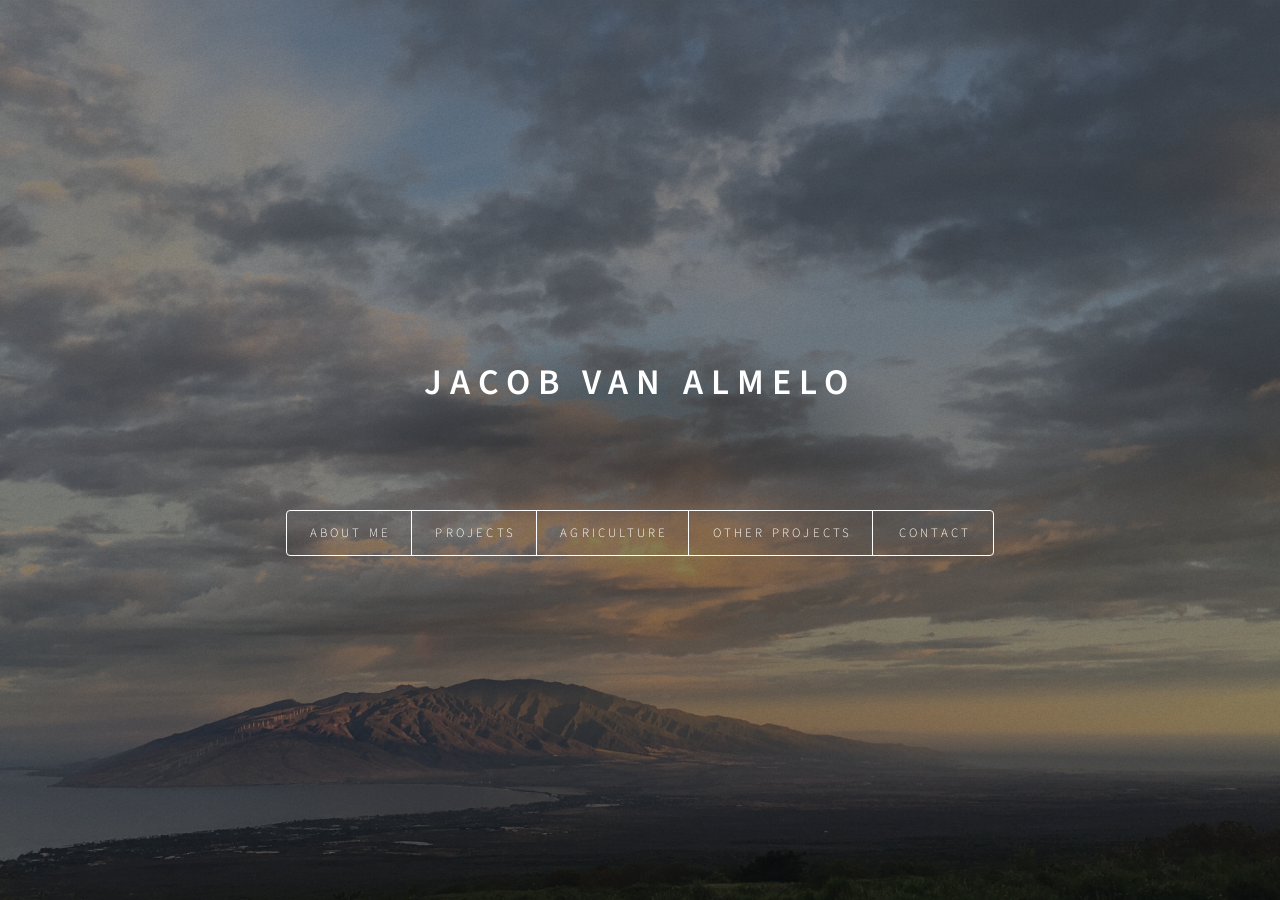
<file: index.html>
<!DOCTYPE HTML>
<!--
	Dimension by HTML5 UP
	html5up.net | @ajlkn
	Free for personal and commercial use under the CCA 3.0 license (html5up.net/license)
-->
<html>

<head>
    <!-- Basic SEO -->
    <title>Jacob van Almelo - AI/ML Engineer, Entrepreneur, AWS Expert</title>
    <meta name="description"
        content="Jacob van Almelo - Entrepreneur and AI/ML Engineer with expertise in AI Agents, Deep Learning, and AWS. Showcasing professional experience and projects.">
    <meta charset="utf-8" />
    <meta name="viewport" content="width=device-width, initial-scale=1, user-scalable=no" />

    <!-- Canonical URL -->
    <link rel="canonical" href="https://vanalm.github.io" />

    <!-- Bootstrap CSS -->
    <link href="https://cdn.jsdelivr.net/npm/bootstrap@5.0.2/dist/css/bootstrap.min.css" rel="stylesheet"
        integrity="sha384-EVSTQN3/azprG1Anm3QDgpJLIm9Nao0Yz1ztcQTwFspd3yD65VohhpuuCOmLASjC" crossorigin="anonymous">

    <!-- Custom CSS -->
    <link rel="stylesheet" href="assets/css/main.css" />
    <noscript>
        <link rel="stylesheet" href="assets/css/noscript.css" />
    </noscript>

    <!-- Social Media Optimization (Open Graph & Twitter Cards) -->
    <meta property="og:title" content="Jacob van Almelo - AI/ML Engineer, Entrepreneur">
    <meta property="og:description"
        content="Entrepreneur and AI/ML Engineer specializing in AI Agents, Deep Learning, and AWS.">
    <meta property="og:image" content="https://yourdomain.com/path-to-image.jpg"> <!-- Replace with your image URL -->
    <meta property="og:url" content="https://vanalm.github.io">
    <meta property="og:type" content="website">

    <meta name="twitter:card" content="summary_large_image">
    <meta name="twitter:title" content="Jacob van Almelo - AI/ML Engineer, Entrepreneur">
    <meta name="twitter:description" content="Specializing in AI Agents, Deep Learning, and AWS.">
    <meta name="twitter:image" content="https://yourdomain.com/path-to-image.jpg"> <!-- Replace with your image URL -->

    <!-- Performance Enhancements: Preload and Async CSS -->
    <link rel="preload" href="assets/css/main.css" as="style" onload="this.onload=null;this.rel='stylesheet'">
    <noscript>
        <link rel="stylesheet" href="assets/css/main.css">
    </noscript>
</head>

<body class="is-preload">

    <!-- Wrapper -->
    <div id="wrapper">

        <!-- Header -->
        <header id="header">
            <div class="content" style="border: none;">
                <div class="inner">
                    <h1>Jacob van Almelo</h1>
                </div>
            </div>
            <nav>
                <ul>
                    <li><a href="#About_Me">About Me</a></li>
                    <li><a href="#Projects">Projects</a></li>
                    <li><a href="#Agriculture">Agriculture</a></li>
                    <!-- <li><a href="#AIML">AI/ML</a></li> -->
                    <li><a href="#Other_Projects">Other Projects</a></li>
                    <!-- <li><a href="#Wishlist">Wishlist</a></li> -->
                    <!-- <li><a href="#Writing">Writing</a></li> -->
                    <li><a href="#contact">Contact</a></li>
                    <!--<li><a href="#elements">Elements</a></li>-->
                </ul>
            </nav>
        </header>

        <!-- Main -->
        <div id="main">
            <!-- About Me -->
            <article id="About_Me">
                <h2 class="major">About Me</h2>
                <span class="image main"><img src="images/jake.png" alt="" /></span>
                <p>
                    Based on Maui, I’m driven by the art and science of bringing ideas into reality. I love the process of defining the aperture of focus on a project: starting with a high-level objective and translating it into clear system design, milestones, and execution.
                </p>
                <p>
                    Connect with me on <a href="https://www.linkedin.com/in/jpvanalmelo" target="_blank">LinkedIn</a>
                    and
                    explore my old <a href="https://www.f6s.com/jacob-van-almelo" target="_blank">F6S page</a>.
                </p>

                <h3>Some Recent Impactful Books:</h3>
                <ul>
                    <li><strong><a href="https://www.amazon.com/dp/B07DKN7DG2/?bestFormat=true&k=this%20is%20marketing%20seth%20godin" target="_blank"> This Is Marketing: You Can't Be Seen Until You Learn to See</a>- Seth Godin </strong>
                    This book was inspiring and I recommend it to everyone. To me it was a manifesto for human connection and for empathy driven innovation. 
                    </li><br>
                    <li><strong> <a href="https://www.amazon.com/Getting-Past-Negotiating-Difficult-Situations/dp/0553371312/" target="_blank">Getting Past No: Negotiating in Difficult Situations</a></strong>- William Ury. If I'm honest, I started this book because I 
                        heard it referenced by <a href="https://tim.blog/ target="_blank"">Tim Ferriss</a> and I liked the idea of being a smarter negotiator. I got more value than expected: another reminder that leading with empathy is the most effective route forward in any situation. This book was packed with maybe 75:25 practical tools to philosophy. </li><br>
                    <li><strong>Complexity: The Emerging Science at the Edge of Order and Chaos</strong>, M. Mitchell
                        Waldrop - This was absolutely inspiring to read, and I had to constantly remind myself that
                        it was published in 1992! I finished this book feeling hungry for discovery and creating, and
                        inspired by the roots of the AI field that I love so much. It also inspired a new curiousity in
                        economics...</li><br>
                    <li><strong>Build: An Unorthodox Guide to Making Things Worth Making</strong>, Tony Fadell
                        This book is full of invaluable insights into the journey of entrepreneurship.
                    </li><br>
                    <li><strong>The Lean Startup</strong> by Eric Ries - This was eye opening for me. What we are driven to build and what we want are not always lined up. This book is a guide to aligning daily activities to end goals </li><br>
                    <li><strong>Drive: The Surprising Truth About What Motivates Us</strong>, Daniel H. Pink. I listened to this one, and gained some reinforcing insights about what motivates and demovitates me and the people I work with.</li><br>
                </ul>
                <h3>Some All Time Formative Books</h3>
                <ul>
                    <li><strong>Principles of Neural Science</strong>, Kandel, Schwartz, Jessel, Siegelbaum, Hudspeth
                    </li>
                    <li><strong>Principles</strong>, Ray Dalio</li>
                    <li><strong>Skin in the Game</strong>, Nassim Nicholas Taleb</li>
                    <li><strong>Range</strong>, David Epstein</li>
                    <li><strong>The Fear & Anxiety Solution</strong> - by Friedemann Schaub</li>
                    <li><strong>Biology and Human Behavior: The Neurological Origins of Individuality</strong>, Robert
                        Sapolski</li>
                    <li><strong>Phantoms in the Brain: Probing the Mysteries of the Human Mind</strong>, Sandra
                        Blakeslee and V. S. Ramachandran</li>
                    <li><strong>Introduction to Probability</strong>, Dimitri Bertsekas and John Tsitsiklis</li>
                    <li><strong>The Checklist Manifesto</strong>, Atul Gawande</li>
                    <li><strong>See No Stranger</strong>, Valarie Kaur</li>
                    <li>and on and on... </li>
                </ul>


            </article>

            <!-- Projects -->
            <article id="Projects">
                <h2 class="major">Projects</h2>

                <div class="project-row">
                    <span class="image logo project-logo"><img src="images/logos/tbdlabs-icon.svg" alt="The Blue Dot Labs logo" /></span>
                    <div class="project-body">
                        <h3>The Blue Dot Labs</h3>
                        <p class="role-meta"><strong>Senior Engineer</strong> &mdash; <a href="https://theblue.earth" target="_blank" rel="noopener noreferrer">theblue.earth</a></p>
                        <p>
                            At TheBlueDotLabs, I work with the team to design and ship a diversity of agent-based AI systems in production. 
                        </p>
                    </div>
                </div>
                

                <hr />
                <div class="project-row">
                    <span class="image logo project-logo"><img src="images/logos/meta-logo.svg" alt="Meta logo" /></span>
                    <div class="project-body">
                        <h3>Meta</h3>
                        <p class="role-meta"><strong>Lead Software Engineer (Consultant)</strong></p>
                        <p>
                            Lead experimental design and process for AI data collection and analysis project.
                        </p>
                    </div>
                </div>
                <hr />
                <div class="project-row">
                    <span class="image logo project-logo"><img src="images/logos/cosmic_graphmodel3.png" alt="EDI Holdings logo" /></span>
                    <div class="project-body">
                        <h3>EDI Holdings LLC</h3>
                        <p class="role-meta"><strong>Co-Founder &amp; Inventor</strong> &mdash; <a href="https://ediholdings.llc" target="_blank" rel="noopener noreferrer">theblue.earth</a></p>
                        <p>
                            Co-founded EDI Holdings LLC with two other entrepreneurs to develop and commercialize a novel AI technology and system architecture that I invented. We have filed a provisional patent, have built working prototypes, and are focusing on market discovery and validation. 
                        </p>
                    </div>
                </div>

                <hr />
                <div class="project-row">
                    <span class="image logo project-logo"><img src="images/logos/maxfoundation-logo.png" alt="Max Foundation logo" /></span>
                    <div class="project-body">
                        <h3>The Max Foundation</h3>
                        <p class="role-meta"><strong>AI Engineer (Consultant)</strong> &mdash; <a href="https://maxfoundation.org" target="_blank" rel="noopener noreferrer">maxfoundation.org</a></p>
                        <p>
                            Design and maintain a production SQL-LLM powered forecasting and data analysis tool that answers nuanced, high-complexity questions about The Max Foundation’s global operations, programs, and logistics.
                        </p>

                    </div>
                </div>

                <hr />



                <div class="project-row">
                    <span class="image logo project-logo"><img src="images/logos/reflekta-logo.svg" alt="Reflekta logo" /></span>
                    <div class="project-body">
                        <h3>Reflekta.ai</h3>
                        <p class="role-meta"><strong>Senior AI Engineer (Consultant)</strong> &mdash; <a href="https://reflekta.ai" target="_blank" rel="noopener noreferrer">reflekta.ai</a></p>
                        <p>
                            Contributed to design and delivery of agent-based AI systems in production. Led the design and implementation of dynamic memory architectures, enabling long-term context retention and adaptive behavior across sessions.
                        </p>

                    </div>
                </div>
                <hr />
                <div class="project-row">
                    <span class="image logo project-logo"><img src="images/logos/crickit-logo.svg" alt="Crickit logo" /></span>
                    <div class="project-body">
                        <h3>Crickit</h3>
                        <p class="role-meta"><strong>Founding Engineer / AI Infrastructure Lead (Consultant)</strong> &mdash; <a href="https://crickit.ai" target="_blank" rel="noopener noreferrer">crickit.ai</a></p>
                        <p>
                            Joined Crickit at inception and was a primary engineer for the end-to-end technical build.
                        </p>
                        <p>
                            Built the initial application on a team of 4, integrated Stripe for payments and subscriptions, and developed supporting tooling including Chrome extensions and Tampermonkey scripts to accelerate early user workflows. Planned and executed Agile sprints, working closely with product owners.
                        </p>
                    </div>
                </div>


                <!-- <hr />

                <h3>Rapid AI Demos &amp; Prototypes</h3>
                <p class="role-meta"><strong>AI Engineer / Solutions Builder (Consultant)</strong></p>
                <p>
                    Built and delivered a large volume of high-impact AI demos, often on very short notice (hours to days), to support client sales, fundraising, and technical validation.
                </p>
                <p><strong>Examples include:</strong></p>
                <ul>
                    <li>Advanced RAG systems over private, messy, and structured datasets</li>
                    <li>PDF ingestion, parsing, and automated template-filling pipelines</li>
                    <li>Tool-calling and MCP servers for agent-based workflows</li>
                    <li>Custom agents built on OpenAI’s Responses API, integrating external tools and APIs</li>
                    <li>Experimental systems combining retrieval, memory, reasoning, and automation</li>
                </ul>
                <p>
                    These demos were frequently used to secure buy-in from stakeholders, validate feasibility, and accelerate downstream product development.
                </p>

                <hr /> -->
                 <hr />
                <div class="project-row">
                    <span class="image logo project-logo"><img src="images/COCOWireless-Transparent.png" alt="CocoWireless logo" /></span>
                    <div class="project-body">
                        <h3>CocoWireless</h3>
                        <p class="role-meta"><strong>Founder</strong> &mdash; <a href="https://cocowireless.org" target="_blank" rel="noopener noreferrer">cocowireless.org</a></p>
                        <p>
                            Founded an early LLM-powered SMS chatbot providing surf conditions and weather updates, as well as fire updates for Maui, Hawaii during the fires of Aug, 2023.
                        </p>
                    </div>
                </div>

                <hr />
                <div class="project-row">
                    <span class="image logo project-logo"><img src="images/logos/agent-driven-development.svg" alt="Agent-driven development practices" /></span>
                    <div class="project-body">
                        <h3>Agent-Driven Development Practices</h3>

                        <p>
                            Continuously co-develop and disseminate latest best practices for agent-driven development across startups, nonprofits, and client projects.
                        </p>
                    </div>
                </div>
                <hr />
                <div class="project-row">
                    <span class="image logo project-logo"><img src="images/SMS-Ai-Email.jpg" alt="Etxt.ai" /></span>
                    <div class="project-body">
                        <h3>Etxt.ai</h3>
                        <p class="role-meta"><strong>Founder</strong> &mdash; <a href="https://etxt.ai" target="_blank" rel="noopener noreferrer">etxt.ai</a></p>
                        <p>
                            Built Etxt.ai, an SMS-based system for automating responses to business inquiries for small business owners.
                            The MVP was deployed with a google ads campaign yielding 1.1% CTR
                        </p>
                    </div>
                </div>

                <hr />

                <h3>Maui Farm and Home</h3>
                <p class="role-meta"><strong>Founder</strong></p>
                <span class="image main"><img src="images/mfh_image.png" alt="" /></span>
                <p>
                    MFH began as a custom building and repair business, and grew into a digital services provider, connecting small business owners with the resources they need to improve. MFH provides high-level business consulting, custom data and software solutions, including AI system and tool consulting, and still every once in a while, some occasional hammer swinging... 

               
            </article>

            <!-- Agriculture -->
            <article id="Agriculture">
                <h2 class="major">Agriculture</h2>
                <iframe
                    class="sim-embed"
                    src="uniformity_simulation/"
                    title="Crop Water Dynamics Simulation (Uniformity)"
                    loading="lazy"
                    referrerpolicy="no-referrer"
                ></iframe>
                <p>
                    Prefer full-screen?
                    <a href="uniformity_simulation/" target="_blank" rel="noopener noreferrer">Open the simulation in a new tab</a>.
                </p>
            </article>

            <!-- <p </p> -->




            <!-- AI/ML -->
            <article id="AIML">
                <h2 class="major">AI & ML</h2>
                <span class="image main"><img src="images/AIML_image.png" alt="" /></span>
                <p>
                    
                    <li><a href="https://colab.research.google.com/drive/1iVnrDZzz2UiP2p2z_X9JD8JkIP4ajXxk">LSTM for
                            Waveheight Prediction</a></li>
                                <li><a href="https://github.com/vanalm/churnrate_ml">Churn Rate Analysis</a>
                                    generator</a>
                                </li>
                                <li><a
                                    href="https://colab.research.google.com/drive/1J4zE1LuhelyGJymQkl4Pq1Y8LA9vweEm#scrollTo=aefncN59AzqV">CNN
                                    for Sentiment Classification</a></li>
                                    
                                    <!-- <li><a href="https://github.com/vanalm/deep_stocks">Deep Learning for Algotrading </a></li> -->
                                    <li><a href="https://colab.research.google.com/drive/1MUJmfAj_E7y1unSXsmsbpaJ9xuZPy4r3">LSTM for
                                        Household Power Consumption</a></li>
                                        <li><a href="https://colab.research.google.com/drive/1m6ha4YdCQnGToiBnyOQZvI4om9NZTDi0">SLM: CNNLSTM
                                            Generative Language Model</a></li>


                </p>
            </article>



                       </article>
            <article id="Other_Projects">
                <h2 class="major">A Few Old Random Projects</h2>
                <span class="image main"><img src="images/other_projects.png" alt="" /></span>
                <ul style="list-style: none; padding: 0; text-align: center;">
                    <!-- <li><a href="https://github.com/vanalm/uniformity_model.git">Modeling Substrate Crop Water Dynamics</a></li> -->
                    <!-- <li><a href="">Uniformity Simulation</a></li> -->
                    <li><a href="https://github.com/vanalm/water_balance/blob/main/README.md">The Water Balance</a></li>
                    <!-- <li><a href="https://github.com/vanalm/task_mapper">Graph Wielding Agent</a></li> -->
                    <!-- <li><a href="https://github.com/vanalm/resume-parser">PDF Email Parser</a></li> -->
                    <li><a href="https://github.com/vanalm/smartbuoy">LoRaWAN Smart Buoy</a></li>
                    <!-- <li><a href="https://github.com/vanalm/qr4all-backend">No-Strings QR Code Generator</a></li> -->
                </ul>
                <!-- Popup for Image -->
                <div id="imagePopup" class="modal">
                    <span class="close"
                        onclick="document.getElementById('imagePopup').style.display='none'">&times;</span>
                    <img class="modal-content" id="img01">
                    <div id="caption"></div>
                </div>
            </article>

            <!-- Wishlist -->
            <!-- <article id="Wishlist">
                <h2 class="major">Wishlist</h2>
                <span class="image main"><img src="images/pic03.jpg" alt="" /></span>
                <p>
                    <li>Application to Application internet</li>
                    <li>Continuous Crop Conveyor</li>
                    <li>Autonomous Sailing Surf Buoys</li>
                    <li>Wave Classifier by Photographs</li>
                    <li>Plant Stage Predictor</li>
                    <li>Mind Mirror</li>
                </p>
            </article> -->
            <!-- Writing
            <article id="Writing">
                <h2 class="major">Writing</h2>
                <span class="image main"><img src="images/pic03.jpg" alt="" /></span>
                <p>
                    <li>knowledge</li>
                    <li>poetry</li>
                    <li>Other</li>
                </p>
            </article> -->

            <!-- Contact -->
            <article id="contact">
                <h2 class="major">Contact</h2>
                <p>Want to get in touch? Send me an email or connect with me on LinkedIn.</p>
                <ul class="actions">
                    <li><a href="mailto:your-email@example.com?subject=Hello%20from%20your%20website" class="button primary icon solid fa-envelope">Send Email</a></li>
                    <li><a href="https://www.linkedin.com/in/jpvanalmelo" target="_blank" rel="noopener noreferrer" class="button icon brands fa-linkedin">LinkedIn</a></li>
                </ul>
                <ul class="icons">
                    <li><a href="https://www.linkedin.com/in/jpvanalmelo" target="_blank" class="icon brands fa-linkedin"><span class="label">LinkedIn</span></a></li>
                    <li><a href="https://github.com/vanalm" target="_blank" class="icon brands fa-github"><span class="label">GitHub</span></a></li>
                </ul>
            </article>

            <!-- Elements -->
            <article id="elements">
                <h2 class="major">Elements</h2>

                <section>
                    <h3 class="major">Text</h3>
                    <p>This is <b>bold</b> and this is <strong>strong</strong>. This is <i>italic</i> and
                        this
                        is
                        <em>emphasized</em>.
                        This is <sup>superscript</sup> text and this is <sub>subscript</sub> text.
                        This is <u>underlined</u> and this is code: <code>for (;;) { ... }</code>. Finally,
                        <a href="#">this is a link</a>.
                    </p>
                    <hr />
                    <h2>Heading Level 2</h2>
                    <h3>Heading Level 3</h3>
                    <h4>Heading Level 4</h4>
                    <h5>Heading Level 5</h5>
                    <h6>Heading Level 6</h6>
                    <hr />
                    <h4>Blockquote</h4>
                    <blockquote>Fringilla nisl. Donec accumsan interdum nisi, quis tincidunt felis sagittis
                        eget
                        tempus
                        euismod. Vestibulum ante ipsum primis in faucibus vestibulum. Blandit adipiscing eu
                        felis
                        iaculis volutpat ac adipiscing accumsan faucibus. Vestibulum ante ipsum primis in
                        faucibus
                        lorem
                        ipsum dolor sit amet nullam adipiscing eu felis.</blockquote>
                    <h4>Preformatted</h4>
                    <pre><code>i = 0;

while (!deck.isInOrder()) {
    print 'Iteration ' + i;
    deck.shuffle();
    i++;
}

print 'It took ' + i + ' iterations to sort the deck.';</code></pre>
                </section>

                <section>
                    <h3 class="major">Lists</h3>

                    <h4>Unordered</h4>
                    <ul>
                        <li>Dolor pulvinar etiam.</li>
                        <li>Sagittis adipiscing.</li>
                        <li>Felis enim feugiat.</li>
                    </ul>

                    <h4>Alternate</h4>
                    <ul class="alt">
                        <li>Dolor pulvinar etiam.</li>
                        <li>Sagittis adipiscing.</li>
                        <li>Felis enim feugiat.</li>
                    </ul>

                    <h4>Ordered</h4>
                    <ol>
                        <li>Dolor pulvinar etiam.</li>
                        <li>Etiam vel felis viverra.</li>
                        <li>Felis enim feugiat.</li>
                        <li>Dolor pulvinar etiam.</li>
                        <li>Etiam vel felis lorem.</li>
                        <li>Felis enim et feugiat.</li>
                    </ol>
                    <h4>Icons</h4>
                    <ul class="icons">
                        <li><a href="#" class="icon brands fa-twitter"><span class="label">Twitter</span></a>
                        </li>
                        <li><a href="#" class="icon brands fa-facebook-f"><span class="label">Facebook</span></a>
                        </li>
                        <li><a href="#" class="icon brands fa-instagram"><span class="label">Instagram</span></a>
                        </li>
                        <li><a href="#" class="icon brands fa-github"><span class="label">Github</span></a>
                        </li>
                    </ul>

                    <h4>Actions</h4>
                    <ul class="actions">
                        <li><a href="#" class="button primary">Default</a></li>
                        <li><a href="#" class="button">Default</a></li>
                    </ul>
                    <ul class="actions stacked">
                        <li><a href="#" class="button primary">Default</a></li>
                        <li><a href="#" class="button">Default</a></li>
                    </ul>
                </section>

                <section>
                    <h3 class="major">Table</h3>
                    <h4>Default</h4>
                    <div class="table-wrapper">
                        <table>
                            <thead>
                                <tr>
                                    <th>Name</th>
                                    <th>Description</th>
                                    <th>Price</th>
                                </tr>
                            </thead>
                            <tbody>
                                <tr>
                                    <td>Item One</td>
                                    <td>Ante turpis integer aliquet porttitor.</td>
                                    <td>29.99</td>
                                </tr>
                                <tr>
                                    <td>Item Two</td>
                                    <td>Vis ac commodo adipiscing arcu aliquet.</td>
                                    <td>19.99</td>
                                </tr>
                                <tr>
                                    <td>Item Three</td>
                                    <td> Morbi faucibus arcu accumsan lorem.</td>
                                    <td>29.99</td>
                                </tr>
                                <tr>
                                    <td>Item Four</td>
                                    <td>Vitae integer tempus condimentum.</td>
                                    <td>19.99</td>
                                </tr>
                                <tr>
                                    <td>Item Five</td>
                                    <td>Ante turpis integer aliquet porttitor.</td>
                                    <td>29.99</td>
                                </tr>
                            </tbody>
                            <tfoot>
                                <tr>
                                    <td colspan="2"></td>
                                    <td>100.00</td>
                                </tr>
                            </tfoot>
                        </table>
                    </div>

                    <h4>Alternate</h4>
                    <div class="table-wrapper">
                        <table class="alt">
                            <thead>
                                <tr>
                                    <th>Name</th>
                                    <th>Description</th>
                                    <th>Price</th>
                                </tr>
                            </thead>
                            <tbody>
                                <tr>
                                    <td>Item One</td>
                                    <td>Ante turpis integer aliquet porttitor.</td>
                                    <td>29.99</td>
                                </tr>
                                <tr>
                                    <td>Item Two</td>
                                    <td>Vis ac commodo adipiscing arcu aliquet.</td>
                                    <td>19.99</td>
                                </tr>
                                <tr>
                                    <td>Item Three</td>
                                    <td> Morbi faucibus arcu accumsan lorem.</td>
                                    <td>29.99</td>
                                </tr>
                                <tr>
                                    <td>Item Four</td>
                                    <td>Vitae integer tempus condimentum.</td>
                                    <td>19.99</td>
                                </tr>
                                <tr>
                                    <td>Item Five</td>
                                    <td>Ante turpis integer aliquet porttitor.</td>
                                    <td>29.99</td>
                                </tr>
                            </tbody>
                            <tfoot>
                                <tr>
                                    <td colspan="2"></td>
                                    <td>100.00</td>
                                </tr>
                            </tfoot>
                        </table>
                    </div>
                </section>

                <section>
                    <h3 class="major">Buttons</h3>
                    <ul class="actions">
                        <li><a href="#" class="button primary">Primary</a></li>
                        <li><a href="#" class="button">Default</a></li>
                    </ul>
                    <ul class="actions">
                        <li><a href="#" class="button">Default</a></li>
                        <li><a href="#" class="button small">Small</a></li>
                    </ul>
                    <ul class="actions">
                        <li><a href="#" class="button primary icon solid fa-download">Icon</a></li>
                        <li><a href="#" class="button icon solid fa-download">Icon</a></li>
                    </ul>
                    <ul class="actions">
                        <li><span class="button primary disabled">Disabled</span></li>
                        <li><span class="button disabled">Disabled</span></li>
                    </ul>
                </section>

                <section>
                    <h3 class="major">Form</h3>
                    <form method="post" action="#">
                        <div class="fields">
                            <div class="field half">
                                <label for="demo-name">Name</label>
                                <input type="text" name="demo-name" id="demo-name" value="" placeholder="Jane Doe" />
                            </div>
                            <div class="field half">
                                <label for="demo-email">Email</label>
                                <input type="email" name="demo-email" id="demo-email" value=""
                                    placeholder="jane@untitled.tld" />
                            </div>
                            <div class="field">
                                <label for="demo-category">Category</label>
                                <select name="demo-category" id="demo-category">
                                    <option value="">-</option>
                                    <option value="1">Manufacturing</option>
                                    <option value="1">Shipping</option>
                                    <option value="1">Administration</option>
                                    <option value="1">Human Resources</option>
                                </select>
                            </div>
                            <div class="field half">
                                <input type="radio" id="demo-priority-low" name="demo-priority" checked>
                                <label for="demo-priority-low">Low</label>
                            </div>
                            <div class="field half">
                                <input type="radio" id="demo-priority-high" name="demo-priority">
                                <label for="demo-priority-high">High</label>
                            </div>
                            <div class="field half">
                                <input type="checkbox" id="demo-copy" name="demo-copy">
                                <label for="demo-copy">Email me a copy</label>
                            </div>
                            <div class="field half">
                                <input type="checkbox" id="demo-human" name="demo-human" checked>
                                <label for="demo-human">Not a robot</label>
                            </div>
                            <div class="field">
                                <label for="demo-message">Message</label>
                                <textarea name="demo-message" id="demo-message" placeholder="Enter your message"
                                    rows="6"></textarea>
                            </div>
                        </div>
                        <ul class="actions">
                            <li><input type="submit" value="Send Message" class="primary" /></li>
                            <li><input type="reset" value="Reset" /></li>
                        </ul>
                    </form>
                </section>

            </article>

        </div>

        <!-- Footer -->
        <footer id="footer">
            <!-- <p class="copyright">&copy; Jake. original template: <a href="https://html5up.net">HTML5 UP</a>.</p> -->
        </footer>

    </div>

    <!-- BG -->
    <div id="bg"></div>

    <!-- Scripts -->
    <script src="assets/js/jquery.min.js"></script>
    <script src="assets/js/browser.min.js"></script>
    <script src="assets/js/breakpoints.min.js"></script>
    <script src="assets/js/util.js"></script>
    <script src="assets/js/main.js"></script>

</body>

</html>
</file>
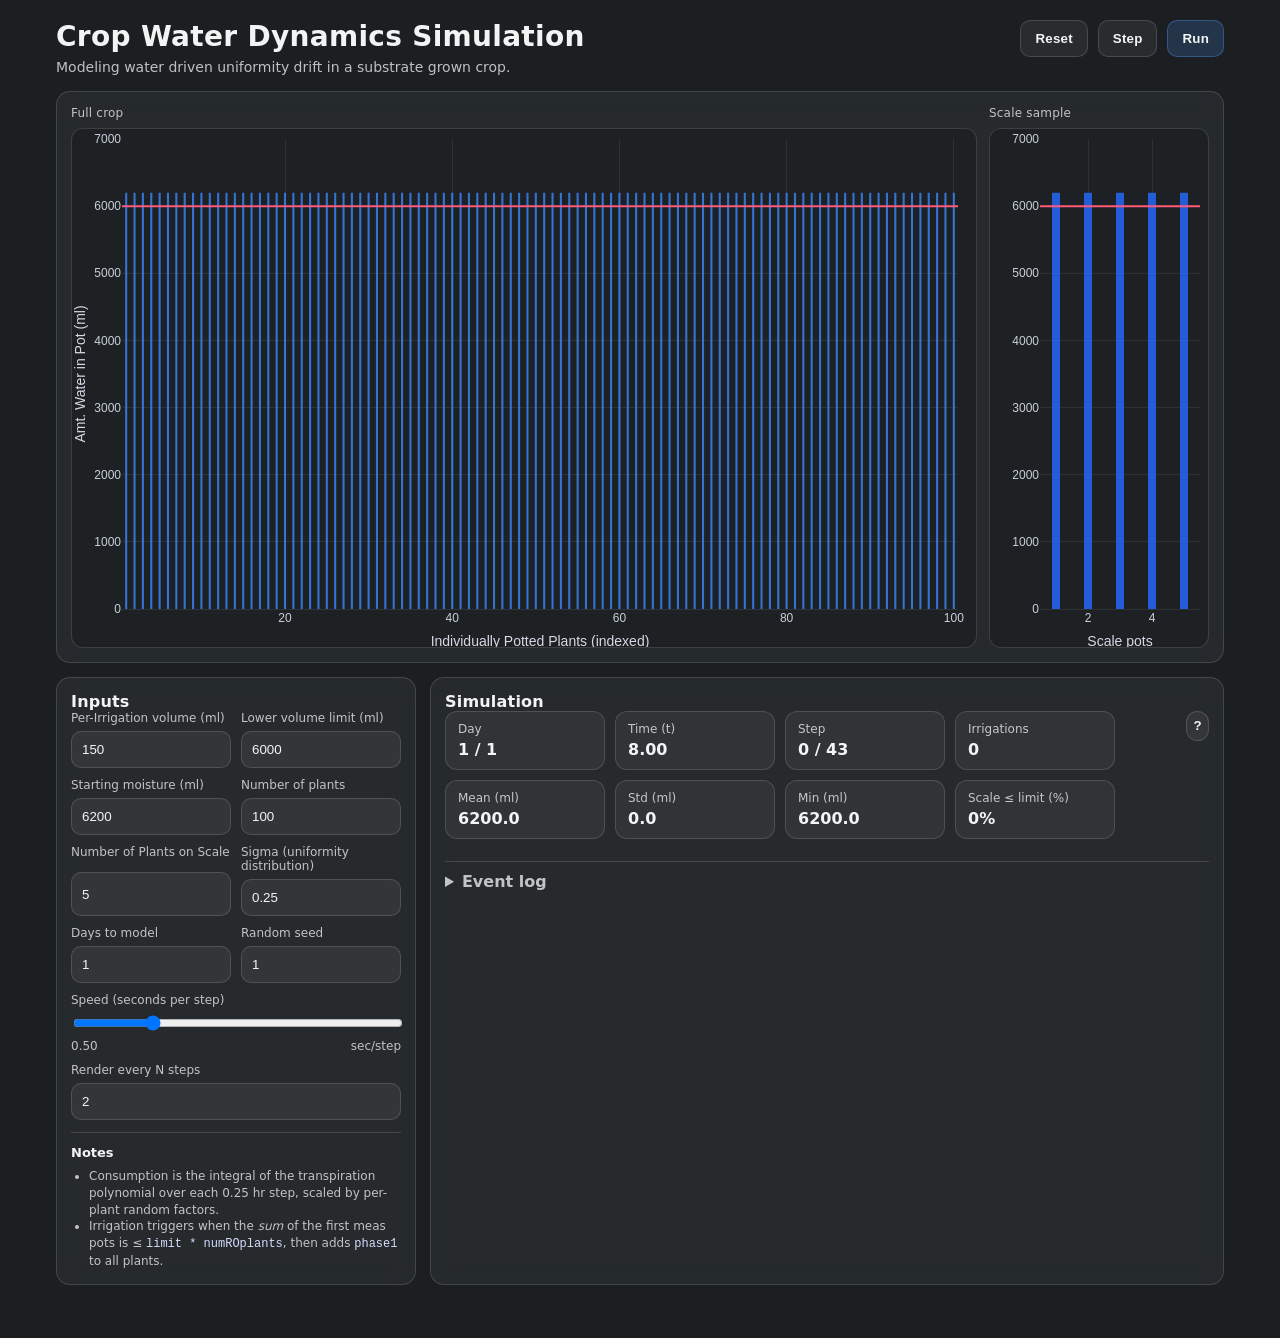
<file: uniformity_simulation/index.html>
<!doctype html>
<html lang="en">
  <head>
    <meta charset="utf-8" />
    <meta name="viewport" content="width=device-width, initial-scale=1" />
    <title>Uniformity Model (browser widget)</title>
    <link rel="stylesheet" href="./styles.css?v=4" />
    <!-- Plotly (CDN) keeps this compatible with GitHub Pages without a build step -->
    <script src="https://cdn.plot.ly/plotly-2.30.0.min.js"></script>
  </head>
  <body>
    <div class="page">
      <header class="header">
        <div>
          <h1>Crop Water Dynamics Simulation</h1>
          <p class="subhead">
            Modeling water driven uniformity drift in a substrate grown crop.
          </p>
        </div>
        <div class="headerActions">
          <button id="btnReset" class="btn secondary" type="button">Reset</button>
          <button id="btnStep" class="btn secondary" type="button">Step</button>
          <button id="btnRun" class="btn primary" type="button">Run</button>
        </div>
      </header>

      <section class="panel plotsPanel" aria-label="Graphs">
        <div class="plots">
          <div class="plotWrap">
            <div class="plotTitle">Full crop</div>
            <div id="plot" class="plot"></div>
          </div>
          <div class="plotWrap scaleWrap">
            <div class="plotTitle">Scale sample</div>
            <div id="plotScale" class="plot plotScale"></div>
          </div>
        </div>
      </section>

      <section class="grid">
        <aside class="panel">
          <h2>Inputs</h2>

          <div class="formGrid">
            <label>
              <span>Per-Irrigation volume (ml)</span>
              <input id="phase1" type="number" step="1" min="0" value="150" />
            </label>

            <label>
              <span>Lower volume limit (ml)</span>
              <input id="limit" type="number" step="1" min="0" value="6000" />
            </label>

            <label>
              <span>Starting moisture (ml)</span>
              <input id="startingMoisture" type="number" step="1" min="0" value="6200" />
            </label>

            <label>
              <span>Number of plants</span>
              <input id="nPlants" type="number" step="1" min="1" max="5000" value="100" />
            </label>

            <label>
              <span>Number of Plants on Scale</span>
              <input id="nROPlants" type="number" step="1" min="1" max="5000" value="5" />
            </label>

            <label>
              <span>Sigma (uniformity distribution)</span>
              <input id="sigma" type="number" step="0.01" min="0" max="2" value="0.25" />
            </label>

            <label>
              <span>Days to model</span>
              <input id="nDays" type="number" step="1" min="1" max="365" value="1" />
            </label>

            <label>
              <span>Random seed</span>
              <input id="seed" type="number" step="1" min="0" value="1" />
            </label>

            <label class="wide">
              <span>Speed (seconds per step)</span>
              <input id="speed" type="range" min="0.05" max="2" step="0.05" value="0.5" />
              <div class="rangeHelp"><span id="speedLabel">0.50</span> sec/step</div>
            </label>

            <label class="wide">
              <span>Render every N steps</span>
              <input id="renderEvery" type="number" step="1" min="1" max="200" value="2" />
            </label>
          </div>

          <div class="notes">
            <h3>Notes</h3>
            <ul>
              <li>Consumption is the integral of the transpiration polynomial over each 0.25 hr step, scaled by per-plant random factors.</li>
              <li>Irrigation triggers when the <em>sum</em> of the first meas pots is ≤ <code>limit * numROplants</code>, then adds <code>phase1</code> to all plants.</li>
            </ul>
          </div>
        </aside>

        <main class="panel panelSim">
          <h2>Simulation</h2>
          <div class="statsBar">
            <div class="statsRow" id="stats"></div>
            <button
              id="helpBtn"
              class="iconBtn"
              type="button"
              aria-label="How this simulation works"
              aria-expanded="false"
              aria-controls="helpPopover"
            >
              ?
            </button>
          </div>

          <div id="helpPopover" class="popover hidden" role="dialog" aria-label="Simulation help">
            <div class="popoverHeader">
              <div class="popoverTitle">How it works</div>
              <button id="helpClose" class="iconBtn iconBtnSmall" type="button" aria-label="Close help">×</button>
            </div>
            <div class="popoverBody">
              <ul>
                <li><b>Each bar</b> represent the amount of water in an individual pot (ml).</li>
                <li><b>Consumption</b> is calculated every 0.25 hr using the integral of the transpiration curve, scaled by each plant’s random “uniformity factor” (Normal(1, σ)) (this accounts for differences in plant health, leave surface area, environment, etc).</li>
                <li><b>Scale sample</b> is a random subset of plants picked to represent the crop for steering irrigation.</li>
                <li><b>Irrigation trigger</b>: when the <b>average</b> of the Scale pots drops to/below the “Lower volume limit”, the whole crop is irrigated (+Per-Irrigation volume).</li>
                <li><b>Seed</b> makes the random plants and Scale selection repeatable.</li>
                <li><b>As time passes, small plants get wetter, and big plants get dryer, causing a spiral effect, ultimately leading to significant decrease in yield. when pots are "flushed", they are irrigated until water runs out the bottom of the pots, flushing out hydroxide ions and ferlizer residues to recover optimal ph and water potential </li>
              </ul>
            </div>
          </div>
          <details class="log">
            <summary>Event log</summary>
            <pre id="log"></pre>
          </details>
        </main>
      </section>
    </div>

    <script src="./app.js?v=8"></script>
  </body>
</html>
</file>
<file: assets/css/noscript.css>
/*
	Dimension by HTML5 UP
	html5up.net | @ajlkn
	Free for personal and commercial use under the CCA 3.0 license (html5up.net/license)
*/

/* BG */

	body.is-preload #bg:before {
		background-color: transparent;
	}

/* Header */

	body.is-preload #header {
		-moz-filter: none;
		-webkit-filter: none;
		-ms-filter: none;
		filter: none;
	}

		body.is-preload #header > * {
			opacity: 1;
		}

		body.is-preload #header .content .inner {
			max-height: none;
			padding: 3rem 2rem;
			opacity: 1;
		}

/* Main */

	#main article {
		opacity: 1;
		margin: 4rem 0 0 0;
	}
</file>
<file: uniformity_simulation/styles.css>
:root {
  /* Neutral grey theme to better match the main site */
  --bg: #1b1f22;
  --panel: rgba(255, 255, 255, 0.05);
  --text: rgba(255, 255, 255, 0.95);
  --muted: rgba(255, 255, 255, 0.72);
  --border: rgba(255, 255, 255, 0.14);
  --primary: rgba(79, 156, 255, 0.85);
  --primary2: rgba(79, 156, 255, 0.55);
  --danger: rgba(255, 92, 122, 0.9);
}

* { box-sizing: border-box; }
html, body { height: 100%; }
body {
  margin: 0;
  font-family: ui-sans-serif, system-ui, -apple-system, Segoe UI, Roboto, Helvetica, Arial, "Apple Color Emoji", "Segoe UI Emoji";
  background: var(--bg);
  color: var(--text);
}

code { color: #d5ddff; }

.page {
  max-width: 1200px;
  margin: 0 auto;
  padding: 20px 16px 40px;
}

.header {
  display: flex;
  gap: 16px;
  align-items: flex-start;
  justify-content: space-between;
  margin-bottom: 16px;
}

.header h1 {
  margin: 0;
  font-size: 28px;
  letter-spacing: 0.3px;
}

.subhead {
  margin: 6px 0 0;
  color: var(--muted);
  font-size: 14px;
}

.headerActions {
  display: flex;
  gap: 10px;
  flex-wrap: wrap;
}

.btn {
  appearance: none;
  border: 1px solid var(--border);
  background: rgba(255, 255, 255, 0.05);
  color: var(--text);
  padding: 10px 14px;
  border-radius: 10px;
  cursor: pointer;
  font-weight: 650;
  letter-spacing: 0.2px;
}
.btn:hover { border-color: rgba(255,255,255,0.18); }
.btn:active { transform: translateY(1px); }

.btn.primary {
  background: rgba(79, 156, 255, 0.18);
  border-color: rgba(79, 156, 255, 0.35);
}
.btn.secondary {
  background: rgba(255, 255, 255, 0.06);
}
.btn.danger {
  background: rgba(255, 92, 122, 0.12);
  border-color: rgba(255, 92, 122, 0.25);
}

.grid {
  display: grid;
  grid-template-columns: 360px 1fr;
  gap: 14px;
}

.plotsPanel {
  margin-bottom: 14px;
}

@media (max-width: 980px) {
  .grid { grid-template-columns: 1fr; }
}

.panel {
  background: var(--panel);
  border: 1px solid var(--border);
  border-radius: 14px;
  padding: 14px;
  backdrop-filter: blur(10px);
}

.panelSim {
  position: relative;
}

.statsBar {
  display: flex;
  align-items: flex-start;
  gap: 10px;
}

.iconBtn {
  appearance: none;
  width: 30px;
  height: 30px;
  border-radius: 999px;
  border: 1px solid var(--border);
  background: rgba(255, 255, 255, 0.06);
  color: var(--text);
  cursor: pointer;
  font-weight: 800;
  line-height: 1;
  display: grid;
  place-items: center;
}
.iconBtn:hover { border-color: rgba(255,255,255,0.18); }
.iconBtn:active { transform: translateY(1px); }

.iconBtnSmall {
  width: 26px;
  height: 26px;
  font-weight: 900;
}

.hidden { display: none; }

.popover {
  position: absolute;
  top: 56px;
  right: 14px;
  width: min(360px, calc(100vw - 60px));
  z-index: 50;
  border: 1px solid rgba(255, 255, 255, 0.14);
  background: rgba(10, 16, 34, 0.92);
  backdrop-filter: blur(10px);
  border-radius: 14px;
  box-shadow: 0 18px 60px rgba(0,0,0,0.45);
}

.popoverHeader {
  display: flex;
  align-items: center;
  justify-content: space-between;
  padding: 10px 10px 8px 12px;
  border-bottom: 1px solid rgba(255, 255, 255, 0.08);
}

.popoverTitle {
  font-size: 13px;
  color: var(--text);
  font-weight: 800;
  letter-spacing: 0.2px;
}

.popoverBody {
  padding: 10px 12px 12px;
  color: rgba(233, 238, 252, 0.88);
  font-size: 12px;
  line-height: 1.35;
}

.popoverBody ul {
  margin: 0;
  padding-left: 18px;
}
.popoverBody li + li { margin-top: 6px; }

.panel h2 {
  margin: 0;
  font-size: 16px;
  letter-spacing: 0.2px;
}

.formGrid {
  display: grid;
  grid-template-columns: 1fr 1fr;
  gap: 10px;
}

label {
  display: grid;
  gap: 6px;
  font-size: 12px;
  color: var(--muted);
}

label > span { color: var(--muted); }

input[type="number"],
input[type="text"] {
  width: 100%;
  padding: 10px 10px;
  background: rgba(255, 255, 255, 0.06);
  color: var(--text);
  border: 1px solid var(--border);
  border-radius: 10px;
  outline: none;
}

input[type="range"] {
  width: 100%;
}

label.wide { grid-column: 1 / -1; }

.rangeHelp {
  display: flex;
  justify-content: space-between;
  color: var(--muted);
  font-size: 12px;
}

.notes {
  margin-top: 12px;
  border-top: 1px solid var(--border);
  padding-top: 12px;
}

.notes h3 {
  margin: 0 0 8px;
  font-size: 13px;
  color: var(--text);
}

.notes ul {
  margin: 0;
  padding-left: 18px;
  color: var(--muted);
  font-size: 12px;
  line-height: 1.4;
}

.plot {
  height: 520px;
  border-radius: 12px;
  overflow: hidden;
  border: 1px solid var(--border);
  background: rgba(0, 0, 0, 0.22);
}

.plots {
  display: grid;
  grid-template-columns: minmax(0, 1fr) 220px;
  gap: 12px;
}

@media (max-width: 760px) {
  .plots { grid-template-columns: 1fr; }
}

.plotWrap {
  display: grid;
  grid-template-rows: auto 1fr;
  gap: 8px;
}

.plotTitle {
  font-size: 12px;
  color: var(--muted);
  letter-spacing: 0.2px;
}

.plotScale {
  height: 520px;
}

.statsRow {
  display: flex;
  flex-wrap: wrap;
  gap: 10px;
  margin-bottom: 10px;
  flex: 1 1 auto;
}

.stat {
  padding: 10px 12px;
  border: 1px solid var(--border);
  background: rgba(255, 255, 255, 0.05);
  border-radius: 12px;
  min-width: 160px;
}

.stat .k {
  font-size: 12px;
  color: var(--muted);
}
.stat .v {
  margin-top: 4px;
  font-size: 16px;
  font-weight: 750;
}

.log {
  margin-top: 12px;
  border-top: 1px solid var(--border);
  padding-top: 10px;
  color: var(--muted);
}
.log summary { cursor: pointer; }
.log pre {
  margin: 10px 0 0;
  padding: 10px;
  background: rgba(0, 0, 0, 0.25);
  border: 1px solid var(--border);
  border-radius: 10px;
  overflow: auto;
  max-height: 220px;
  color: #cbd5ff;
}
</file>
<file: assets/css/main.css>
@import url(fontawesome-all.min.css);
@import url("https://fonts.googleapis.com/css?family=Source+Sans+Pro:300italic,600italic,300,600");

/*
	Dimension by HTML5 UP
	html5up.net | @ajlkn
	Free for personal and commercial use under the CCA 3.0 license (html5up.net/license)
	bkground image line 1161
*/

html,
body,
div,
span,
applet,
object,
iframe,
h1,
h2,
h3,
h4,
h5,
h6,
p,
blockquote,
pre,
a,
abbr,
acronym,
address,
big,
cite,
code,
del,
dfn,
em,
img,
ins,
kbd,
q,
s,
samp,
small,
strike,
strong,
sub,
sup,
tt,
var,
b,
u,
i,
center,
dl,
dt,
dd,
ol,
ul,
li,
fieldset,
form,
label,
legend,
table,
caption,
tbody,
tfoot,
thead,
tr,
th,
td,
article,
aside,
canvas,
details,
embed,
figure,
figcaption,
footer,
header,
hgroup,
menu,
nav,
output,
ruby,
section,
summary,
time,
mark,
audio,
video {
	margin: 0;
	padding: 0;
	border: 0;
	font-size: 100%;
	font: inherit;
	vertical-align: baseline;
}

article,
aside,
details,
figcaption,
figure,
footer,
header,
hgroup,
menu,
nav,
section {
	display: block;
}

body {
	line-height: 1;
}

ol,
ul {
	list-style: none;
}

blockquote,
q {
	quotes: none;
}

blockquote:before,
blockquote:after,
q:before,
q:after {
	content: '';
	content: none;
}

table {
	border-collapse: collapse;
	border-spacing: 0;
}

body {
	-webkit-text-size-adjust: none;
}

mark {
	background-color: transparent;
	color: inherit;
}

input::-moz-focus-inner {
	border: 0;
	padding: 0;
}

input,
select,
textarea {
	-moz-appearance: none;
	-webkit-appearance: none;
	-ms-appearance: none;
	appearance: none;
}

/* Basic */

@-ms-viewport {
	width: device-width;
}

@media screen and (max-width: 480px) {

	html,
	body {
		min-width: 320px;
	}

}

html {
	box-sizing: border-box;
}

*,
*:before,
*:after {
	box-sizing: inherit;
}

body {
	background: #1b1f22;
}

body.is-preload *,
body.is-preload *:before,
body.is-preload *:after {
	-moz-animation: none !important;
	-webkit-animation: none !important;
	-ms-animation: none !important;
	animation: none !important;
	-moz-transition: none !important;
	-webkit-transition: none !important;
	-ms-transition: none !important;
	transition: none !important;
}

/* Type */

html {
	font-size: 16pt;
}

@media screen and (max-width: 1680px) {

	html {
		font-size: 12pt;
	}

}

@media screen and (max-width: 736px) {

	html {
		font-size: 11pt;
	}

}

@media screen and (max-width: 360px) {

	html {
		font-size: 10pt;
	}

}

body,
input,
select,
textarea {
	color: #ffffff;
	font-family: "Source Sans Pro", sans-serif;
	font-weight: 300;
	font-size: 1rem;
	line-height: 1.65;
}

a {
	-moz-transition: color 0.2s ease-in-out, background-color 0.2s ease-in-out, border-bottom-color 0.2s ease-in-out;
	-webkit-transition: color 0.2s ease-in-out, background-color 0.2s ease-in-out, border-bottom-color 0.2s ease-in-out;
	-ms-transition: color 0.2s ease-in-out, background-color 0.2s ease-in-out, border-bottom-color 0.2s ease-in-out;
	transition: color 0.2s ease-in-out, background-color 0.2s ease-in-out, border-bottom-color 0.2s ease-in-out;
	border-bottom: dotted 1px rgba(255, 255, 255, 0.5);
	text-decoration: none;
	color: inherit;
}

a:hover {
	border-bottom-color: transparent;
}

strong,
b {
	color: #ffffff;
	font-weight: 600;
}

em,
i {
	font-style: italic;
}

p {
	margin: 0 0 2rem 0;
}

h1,
h2,
h3,
h4,
h5,
h6 {
	color: #ffffff;
	font-weight: 600;
	line-height: 1.5;
	margin: 0 0 1rem 0;
	text-transform: uppercase;
	letter-spacing: 0.2rem;
}

h1 a,
h2 a,
h3 a,
h4 a,
h5 a,
h6 a {
	color: inherit;
	text-decoration: none;
}

h1.major,
h2.major,
h3.major,
h4.major,
h5.major,
h6.major {
	border-bottom: solid 1px #ffffff;
	width: -moz-max-content;
	width: -webkit-max-content;
	width: -ms-max-content;
	width: max-content;
	padding-bottom: 0.5rem;
	margin: 0 0 2rem 0;
}

h1 {
	font-size: 2.25rem;
	line-height: 1.3;
	letter-spacing: 0.5rem;
}

h2 {
	font-size: 1.5rem;
	line-height: 1.4;
	letter-spacing: 0.5rem;
}

h3 {
	font-size: 1rem;
}

h4 {
	font-size: 0.8rem;
}

h5 {
	font-size: 0.7rem;
}

h6 {
	font-size: 0.6rem;
}

@media screen and (max-width: 736px) {

	h1 {
		font-size: 1.75rem;
		line-height: 1.4;
	}

	h2 {
		font-size: 1.25em;
		line-height: 1.5;
	}

}

sub {
	font-size: 0.8rem;
	position: relative;
	top: 0.5rem;
}

sup {
	font-size: 0.8rem;
	position: relative;
	top: -0.5rem;
}

blockquote {
	border-left: solid 4px #ffffff;
	font-style: italic;
	margin: 0 0 2rem 0;
	padding: 0.5rem 0 0.5rem 2rem;
}

code {
	background: rgba(255, 255, 255, 0.075);
	border-radius: 4px;
	font-family: "Courier New", monospace;
	font-size: 0.9rem;
	margin: 0 0.25rem;
	padding: 0.25rem 0.65rem;
}

pre {
	-webkit-overflow-scrolling: touch;
	font-family: "Courier New", monospace;
	font-size: 0.9rem;
	margin: 0 0 2rem 0;
}

pre code {
	display: block;
	line-height: 1.75;
	padding: 1rem 1.5rem;
	overflow-x: auto;
}

hr {
	border: 0;
	border-bottom: solid 1px #ffffff;
	margin: 2.75rem 0;
}

.align-left {
	text-align: left;
}

.align-center {
	text-align: center;
}

.align-right {
	text-align: right;
}

/* Form */

form {
	margin: 0 0 2rem 0;
}

form> :last-child {
	margin-bottom: 0;
}

form>.fields {
	display: -moz-flex;
	display: -webkit-flex;
	display: -ms-flex;
	display: flex;
	-moz-flex-wrap: wrap;
	-webkit-flex-wrap: wrap;
	-ms-flex-wrap: wrap;
	flex-wrap: wrap;
	width: calc(100% + 3rem);
	margin: -1.5rem 0 2rem -1.5rem;
}

form>.fields>.field {
	-moz-flex-grow: 0;
	-webkit-flex-grow: 0;
	-ms-flex-grow: 0;
	flex-grow: 0;
	-moz-flex-shrink: 0;
	-webkit-flex-shrink: 0;
	-ms-flex-shrink: 0;
	flex-shrink: 0;
	padding: 1.5rem 0 0 1.5rem;
	width: calc(100% - 1.5rem);
}

form>.fields>.field.half {
	width: calc(50% - 0.75rem);
}

form>.fields>.field.third {
	width: calc(100%/3 - 0.5rem);
}

form>.fields>.field.quarter {
	width: calc(25% - 0.375rem);
}

@media screen and (max-width: 480px) {

	form>.fields {
		width: calc(100% + 3rem);
		margin: -1.5rem 0 2rem -1.5rem;
	}

	form>.fields>.field {
		padding: 1.5rem 0 0 1.5rem;
		width: calc(100% - 1.5rem);
	}

	form>.fields>.field.half {
		width: calc(100% - 1.5rem);
	}

	form>.fields>.field.third {
		width: calc(100% - 1.5rem);
	}

	form>.fields>.field.quarter {
		width: calc(100% - 1.5rem);
	}

}

label {
	color: #ffffff;
	display: block;
	font-size: 0.8rem;
	font-weight: 300;
	letter-spacing: 0.2rem;
	line-height: 1.5;
	margin: 0 0 1rem 0;
	text-transform: uppercase;
}

input[type="text"],
input[type="password"],
input[type="email"],
input[type="tel"],
select,
textarea {
	-moz-appearance: none;
	-webkit-appearance: none;
	-ms-appearance: none;
	appearance: none;
	-moz-transition: border-color 0.2s ease-in-out, box-shadow 0.2s ease-in-out, background-color 0.2s ease-in-out;
	-webkit-transition: border-color 0.2s ease-in-out, box-shadow 0.2s ease-in-out, background-color 0.2s ease-in-out;
	-ms-transition: border-color 0.2s ease-in-out, box-shadow 0.2s ease-in-out, background-color 0.2s ease-in-out;
	transition: border-color 0.2s ease-in-out, box-shadow 0.2s ease-in-out, background-color 0.2s ease-in-out;
	background-color: transparent;
	border-radius: 4px;
	border: solid 1px #ffffff;
	color: inherit;
	display: block;
	outline: 0;
	padding: 0 1rem;
	text-decoration: none;
	width: 100%;
}

input[type="text"]:invalid,
input[type="password"]:invalid,
input[type="email"]:invalid,
input[type="tel"]:invalid,
select:invalid,
textarea:invalid {
	box-shadow: none;
}

input[type="text"]:focus,
input[type="password"]:focus,
input[type="email"]:focus,
input[type="tel"]:focus,
select:focus,
textarea:focus {
	background: rgba(255, 255, 255, 0.075);
	border-color: #ffffff;
	box-shadow: 0 0 0 1px #ffffff;
}

select {
	background-image: url("data:image/svg+xml;charset=utf8,%3Csvg xmlns='http://www.w3.org/2000/svg' width='40' height='40' preserveAspectRatio='none' viewBox='0 0 40 40'%3E%3Cpath d='M9.4,12.3l10.4,10.4l10.4-10.4c0.2-0.2,0.5-0.4,0.9-0.4c0.3,0,0.6,0.1,0.9,0.4l3.3,3.3c0.2,0.2,0.4,0.5,0.4,0.9 c0,0.4-0.1,0.6-0.4,0.9L20.7,31.9c-0.2,0.2-0.5,0.4-0.9,0.4c-0.3,0-0.6-0.1-0.9-0.4L4.3,17.3c-0.2-0.2-0.4-0.5-0.4-0.9 c0-0.4,0.1-0.6,0.4-0.9l3.3-3.3c0.2-0.2,0.5-0.4,0.9-0.4S9.1,12.1,9.4,12.3z' fill='%23ffffff' /%3E%3C/svg%3E");
	background-size: 1.25rem;
	background-repeat: no-repeat;
	background-position: calc(100% - 1rem) center;
	height: 2.75rem;
	padding-right: 2.75rem;
	text-overflow: ellipsis;
}

select option {
	color: #ffffff;
	background: #1b1f22;
}

select:focus::-ms-value {
	background-color: transparent;
}

select::-ms-expand {
	display: none;
}

input[type="text"],
input[type="password"],
input[type="email"],
select {
	height: 2.75rem;
}

textarea {
	padding: 0.75rem 1rem;
}

input[type="checkbox"],
input[type="radio"] {
	-moz-appearance: none;
	-webkit-appearance: none;
	-ms-appearance: none;
	appearance: none;
	display: block;
	float: left;
	margin-right: -2rem;
	opacity: 0;
	width: 1rem;
	z-index: -1;
}

input[type="checkbox"]+label,
input[type="radio"]+label {
	text-decoration: none;
	-moz-user-select: none;
	-webkit-user-select: none;
	-ms-user-select: none;
	user-select: none;
	color: #ffffff;
	cursor: pointer;
	display: inline-block;
	font-size: 0.8rem;
	font-weight: 300;
	margin: 0 0 0.5rem 0;
	padding-left: 2.65rem;
	padding-right: 0.75rem;
	position: relative;
}

input[type="checkbox"]+label:before,
input[type="radio"]+label:before {
	-moz-osx-font-smoothing: grayscale;
	-webkit-font-smoothing: antialiased;
	display: inline-block;
	font-style: normal;
	font-variant: normal;
	text-rendering: auto;
	line-height: 1;
	text-transform: none !important;
	font-family: 'Font Awesome 5 Free';
	font-weight: 900;
}

input[type="checkbox"]+label:before,
input[type="radio"]+label:before {
	-moz-transition: border-color 0.2s ease-in-out, box-shadow 0.2s ease-in-out, background-color 0.2s ease-in-out;
	-webkit-transition: border-color 0.2s ease-in-out, box-shadow 0.2s ease-in-out, background-color 0.2s ease-in-out;
	-ms-transition: border-color 0.2s ease-in-out, box-shadow 0.2s ease-in-out, background-color 0.2s ease-in-out;
	transition: border-color 0.2s ease-in-out, box-shadow 0.2s ease-in-out, background-color 0.2s ease-in-out;
	border-radius: 4px;
	border: solid 1px #ffffff;
	content: '';
	display: inline-block;
	height: 1.65rem;
	left: 0;
	line-height: 1.65rem;
	position: absolute;
	text-align: center;
	top: -0.15rem;
	width: 1.65rem;
}

input[type="checkbox"]:checked+label:before,
input[type="radio"]:checked+label:before {
	background: #ffffff !important;
	border-color: #ffffff !important;
	color: #1b1f22;
	content: '\f00c';
}

input[type="checkbox"]:focus+label:before,
input[type="radio"]:focus+label:before {
	background: rgba(255, 255, 255, 0.075);
	border-color: #ffffff;
	box-shadow: 0 0 0 1px #ffffff;
}

input[type="checkbox"]+label:before {
	border-radius: 4px;
}

input[type="radio"]+label:before {
	border-radius: 100%;
}

::-webkit-input-placeholder {
	color: rgba(255, 255, 255, 0.5) !important;
	opacity: 1.0;
}

:-moz-placeholder {
	color: rgba(255, 255, 255, 0.5) !important;
	opacity: 1.0;
}

::-moz-placeholder {
	color: rgba(255, 255, 255, 0.5) !important;
	opacity: 1.0;
}

:-ms-input-placeholder {
	color: rgba(255, 255, 255, 0.5) !important;
	opacity: 1.0;
}

.formerize-placeholder {
	color: rgba(255, 255, 255, 0.5) !important;
	opacity: 1.0;
}

/* Box */

.box {
	border-radius: 4px;
	border: solid 1px #ffffff;
	margin-bottom: 2rem;
	padding: 1.5em;
}

.box> :last-child,
.box> :last-child> :last-child,
.box> :last-child> :last-child> :last-child {
	margin-bottom: 0;
}

.box.alt {
	border: 0;
	border-radius: 0;
	padding: 0;
}

/* Icon */

.icon {
	text-decoration: none;
	border-bottom: none;
	position: relative;
}

.icon:before {
	-moz-osx-font-smoothing: grayscale;
	-webkit-font-smoothing: antialiased;
	display: inline-block;
	font-style: normal;
	font-variant: normal;
	text-rendering: auto;
	line-height: 1;
	text-transform: none !important;
	font-family: 'Font Awesome 5 Free';
	font-weight: 400;
}

.icon>.label {
	display: none;
}

.icon:before {
	line-height: inherit;
}

.icon.solid:before {
	font-weight: 900;
}

.icon.brands:before {
	font-family: 'Font Awesome 5 Brands';
}

/* Image */

.image {
	border-radius: 4px;
	border: 0;
	display: inline-block;
	position: relative;
}

.image:before {
	pointer-events: none;
	background-image: url("../../images/overlay.png");
	background-color: rgba(19, 21, 25, 0.5);
	border-radius: 4px;
	content: '';
	display: block;
	height: 100%;
	left: 0;
	opacity: 0.5;
	position: absolute;
	top: 0;
	width: 100%;
}

.image img {
	border-radius: 4px;
	display: block;
}

.image.left,
.image.right {
	max-width: 40%;
}

.image.left img,
.image.right img {
	width: 100%;
}

.image.left {
	float: left;
	padding: 0 1.5em 1em 0;
	top: 0.25em;
}

.image.right {
	float: right;
	padding: 0 0 1em 1.5em;
	top: 0.25em;
}

.image.fit {
	display: block;
	margin: 0 0 2rem 0;
	width: 100%;
}

.image.fit img {
	width: 100%;
}

.image.main img {
    display: block;
    margin: auto;
    width: 50%;  /* Adjust as needed */
    height: auto;
}

/* Project logos (cleaner than full-bleed images) */

.image.logo:before {
	display: none;
}

.image.logo img {
	display: block;
	margin: 0 auto 1.5rem auto;
	width: 22rem;
	max-width: 100%;
	height: auto;
	background: rgba(255, 255, 255, 0.04);
	border-radius: 12px;
	padding: 0.75rem 1rem;
}

.image.logo.small img {
	width: 10rem;
	padding: 0.6rem 0.75rem;
	margin-bottom: 1rem;
}

/* Projects: logo + text side-by-side (logo on left) */
.project-row {
	display: flex;
	gap: 1.5rem;
	align-items: flex-start;
}

.project-row .project-logo {
	flex: 0 0 auto;
}

.project-row .project-body {
	flex: 1 1 auto;
	min-width: 0;
}

/* Override the default centered "logo card" styling when used inline in Projects */
.project-row .image.logo img {
	margin: 0;
	width: 9rem;
	max-width: 100%;
	padding: 0.6rem 0.75rem;
	border-radius: 12px;
}

.project-row .image.logo.small img {
	width: 7rem;
	padding: 0.5rem 0.6rem;
}

@media screen and (max-width: 736px) {
	.project-row {
		flex-direction: column;
		gap: 1rem;
	}

	.project-row .image.logo img,
	.project-row .image.logo.small img {
		width: 12rem;
	}
}


@media screen and (max-width: 736px) {

	.image.main {
		margin: 2rem 0;
	}

}

@media screen and (max-width: 480px) {

	.image.main {
		margin: 1.5rem 0;
	}

}

/* List */

ol {
	list-style: decimal;
	margin: 0 0 2rem 0;
	padding-left: 1.25em;
}

ol li {
	padding-left: 0.25em;
}

ul {
	list-style: disc;
	margin: 0 0 2rem 0;
	padding-left: 1em;
}

ul li {
	padding-left: 0.5em;
}

ul.alt {
	list-style: none;
	padding-left: 0;
}

ul.alt li {
	border-top: solid 1px #ffffff;
	padding: 0.5em 0;
}

ul.alt li:first-child {
	border-top: 0;
	padding-top: 0;
}

dl {
	margin: 0 0 2rem 0;
}

dl dt {
	display: block;
	font-weight: 600;
	margin: 0 0 1rem 0;
}

dl dd {
	margin-left: 2rem;
}

/* Actions */

ul.actions {
	display: -moz-flex;
	display: -webkit-flex;
	display: -ms-flex;
	display: flex;
	cursor: default;
	list-style: none;
	margin-left: -1rem;
	padding-left: 0;
}

ul.actions li {
	padding: 0 0 0 1rem;
	vertical-align: middle;
}

ul.actions.special {
	-moz-justify-content: center;
	-webkit-justify-content: center;
	-ms-justify-content: center;
	justify-content: center;
	width: 100%;
	margin-left: 0;
}

ul.actions.special li:first-child {
	padding-left: 0;
}

ul.actions.stacked {
	-moz-flex-direction: column;
	-webkit-flex-direction: column;
	-ms-flex-direction: column;
	flex-direction: column;
	margin-left: 0;
}

ul.actions.stacked li {
	padding: 1.3rem 0 0 0;
}

ul.actions.stacked li:first-child {
	padding-top: 0;
}

ul.actions.fit {
	width: calc(100% + 1rem);
}

ul.actions.fit li {
	-moz-flex-grow: 1;
	-webkit-flex-grow: 1;
	-ms-flex-grow: 1;
	flex-grow: 1;
	-moz-flex-shrink: 1;
	-webkit-flex-shrink: 1;
	-ms-flex-shrink: 1;
	flex-shrink: 1;
	width: 100%;
}

ul.actions.fit li>* {
	width: 100%;
}

ul.actions.fit.stacked {
	width: 100%;
}

@media screen and (max-width: 480px) {

	ul.actions:not(.fixed) {
		-moz-flex-direction: column;
		-webkit-flex-direction: column;
		-ms-flex-direction: column;
		flex-direction: column;
		margin-left: 0;
		width: 100% !important;
	}

	ul.actions:not(.fixed) li {
		-moz-flex-grow: 1;
		-webkit-flex-grow: 1;
		-ms-flex-grow: 1;
		flex-grow: 1;
		-moz-flex-shrink: 1;
		-webkit-flex-shrink: 1;
		-ms-flex-shrink: 1;
		flex-shrink: 1;
		padding: 1rem 0 0 0;
		text-align: center;
		width: 100%;
	}

	ul.actions:not(.fixed) li>* {
		width: 100%;
	}

	ul.actions:not(.fixed) li:first-child {
		padding-top: 0;
	}

	ul.actions:not(.fixed) li input[type="submit"],
	ul.actions:not(.fixed) li input[type="reset"],
	ul.actions:not(.fixed) li input[type="button"],
	ul.actions:not(.fixed) li button,
	ul.actions:not(.fixed) li .button {
		width: 100%;
	}

	ul.actions:not(.fixed) li input[type="submit"].icon:before,
	ul.actions:not(.fixed) li input[type="reset"].icon:before,
	ul.actions:not(.fixed) li input[type="button"].icon:before,
	ul.actions:not(.fixed) li button.icon:before,
	ul.actions:not(.fixed) li .button.icon:before {
		margin-left: -0.5em;
	}

}

/* Icons */

ul.icons {
	cursor: default;
	list-style: none;
	padding-left: 0;
}

ul.icons li {
	display: inline-block;
	padding: 0 0.75em 0 0;
}

ul.icons li:last-child {
	padding-right: 0;
}

ul.icons li a {
	border-radius: 100%;
	box-shadow: inset 0 0 0 1px #ffffff;
	display: inline-block;
	height: 2.25rem;
	line-height: 2.25rem;
	text-align: center;
	width: 2.25rem;
}

ul.icons li a:hover {
	background-color: rgba(255, 255, 255, 0.075);
}

ul.icons li a:active {
	background-color: rgba(255, 255, 255, 0.175);
}

/* Table */

.table-wrapper {
	-webkit-overflow-scrolling: touch;
	overflow-x: auto;
}

table {
	margin: 0 0 2rem 0;
	width: 100%;
}

table tbody tr {
	border: solid 1px #ffffff;
	border-left: 0;
	border-right: 0;
}

table tbody tr:nth-child(2n + 1) {
	background-color: rgba(255, 255, 255, 0.075);
}

table td {
	padding: 0.75em 0.75em;
}

table th {
	color: #ffffff;
	font-size: 0.9em;
	font-weight: 600;
	padding: 0 0.75em 0.75em 0.75em;
	text-align: left;
}

table thead {
	border-bottom: solid 2px #ffffff;
}

table tfoot {
	border-top: solid 2px #ffffff;
}

table.alt {
	border-collapse: separate;
}

table.alt tbody tr td {
	border: solid 1px #ffffff;
	border-left-width: 0;
	border-top-width: 0;
}

table.alt tbody tr td:first-child {
	border-left-width: 1px;
}

table.alt tbody tr:first-child td {
	border-top-width: 1px;
}

table.alt thead {
	border-bottom: 0;
}

table.alt tfoot {
	border-top: 0;
}

/* Button */

input[type="submit"],
input[type="reset"],
input[type="button"],
button,
.button {
	-moz-appearance: none;
	-webkit-appearance: none;
	-ms-appearance: none;
	appearance: none;
	-moz-transition: background-color 0.2s ease-in-out, color 0.2s ease-in-out;
	-webkit-transition: background-color 0.2s ease-in-out, color 0.2s ease-in-out;
	-ms-transition: background-color 0.2s ease-in-out, color 0.2s ease-in-out;
	transition: background-color 0.2s ease-in-out, color 0.2s ease-in-out;
	background-color: transparent;
	border-radius: 4px;
	border: 0;
	box-shadow: inset 0 0 0 1px #ffffff;
	color: #ffffff !important;
	cursor: pointer;
	display: inline-block;
	font-size: 0.8rem;
	font-weight: 300;
	height: 2.75rem;
	letter-spacing: 0.2rem;
	line-height: 2.75rem;
	outline: 0;
	padding: 0 1.25rem 0 1.35rem;
	text-align: center;
	text-decoration: none;
	text-transform: uppercase;
	white-space: nowrap;
}

input[type="submit"]:hover,
input[type="reset"]:hover,
input[type="button"]:hover,
button:hover,
.button:hover {
	background-color: rgba(255, 255, 255, 0.075);
}

input[type="submit"]:active,
input[type="reset"]:active,
input[type="button"]:active,
button:active,
.button:active {
	background-color: rgba(255, 255, 255, 0.175);
}

input[type="submit"].icon:before,
input[type="reset"].icon:before,
input[type="button"].icon:before,
button.icon:before,
.button.icon:before {
	margin-right: 0.5em;
}

input[type="submit"].fit,
input[type="reset"].fit,
input[type="button"].fit,
button.fit,
.button.fit {
	width: 100%;
}

input[type="submit"].small,
input[type="reset"].small,
input[type="button"].small,
button.small,
.button.small {
	font-size: 0.6rem;
	height: 2.0625rem;
	line-height: 2.0625rem;
}

input[type="submit"].primary,
input[type="reset"].primary,
input[type="button"].primary,
button.primary,
.button.primary {
	background-color: #ffffff;
	color: #1b1f22 !important;
	font-weight: 600;
}

input[type="submit"].disabled,
input[type="submit"]:disabled,
input[type="reset"].disabled,
input[type="reset"]:disabled,
input[type="button"].disabled,
input[type="button"]:disabled,
button.disabled,
button:disabled,
.button.disabled,
.button:disabled {
	pointer-events: none;
	cursor: default;
	opacity: 0.25;
}

input[type="submit"],
input[type="reset"],
input[type="button"],
button {
	line-height: calc(2.75rem - 2px);
}

/* BG */

#bg {
	-moz-transform: scale(1.0);
	-webkit-transform: scale(1.0);
	-ms-transform: scale(1.0);
	transform: scale(1.0);
	-webkit-backface-visibility: hidden;
	position: fixed;
	top: 0;
	left: 0;
	width: 100%;
	height: 100vh;
	z-index: 1;
}

#bg:before,
#bg:after {
	content: '';
	display: block;
	position: absolute;
	top: 0;
	left: 0;
	width: 100%;
	height: 100%;
}

#bg:before {
	-moz-transition: background-color 2.5s ease-in-out;
	-webkit-transition: background-color 2.5s ease-in-out;
	-ms-transition: background-color 2.5s ease-in-out;
	transition: background-color 2.5s ease-in-out;
	-moz-transition-delay: 0.75s;
	-webkit-transition-delay: 0.75s;
	-ms-transition-delay: 0.75s;
	transition-delay: 0.75s;
	background-image: linear-gradient(to top, rgba(19, 21, 25, 0.5), rgba(19, 21, 25, 0.5)), url("../../images/overlay.png");
	background-size: auto,
		256px 256px;
	background-position: center,
		center;
	background-repeat: no-repeat,
		repeat;
	z-index: 2;
}

#bg:after {
	-moz-transform: scale(1.125);
	-webkit-transform: scale(1.125);
	-ms-transform: scale(1.125);
	transform: scale(1.125);
	-moz-transition: -moz-transform 0.325s ease-in-out, -moz-filter 0.325s ease-in-out;
	-webkit-transition: -webkit-transform 0.325s ease-in-out, -webkit-filter 0.325s ease-in-out;
	-ms-transition: -ms-transform 0.325s ease-in-out, -ms-filter 0.325s ease-in-out;
	transition: transform 0.325s ease-in-out, filter 0.325s ease-in-out;
	background-image: url("/images/bg2.jpg");
	background-position: center;
	background-size: cover;
	background-repeat: no-repeat;
	z-index: 1;
}

body.is-article-visible #bg:after {
	-moz-transform: scale(1.0825);
	-webkit-transform: scale(1.0825);
	-ms-transform: scale(1.0825);
	transform: scale(1.0825);
	-moz-filter: blur(0.2rem);
	-webkit-filter: blur(0.2rem);
	-ms-filter: blur(0.2rem);
	filter: blur(0.2rem);
}

body.is-preload #bg:before {
	background-color: #000000;
}

/* Wrapper */

#wrapper {
	display: -moz-flex;
	display: -webkit-flex;
	display: -ms-flex;
	display: flex;
	-moz-flex-direction: column;
	-webkit-flex-direction: column;
	-ms-flex-direction: column;
	flex-direction: column;
	-moz-align-items: center;
	-webkit-align-items: center;
	-ms-align-items: center;
	align-items: center;
	-moz-justify-content: space-between;
	-webkit-justify-content: space-between;
	-ms-justify-content: space-between;
	justify-content: space-between;
	position: relative;
	min-height: 100vh;
	width: 100%;
	padding: 4rem 2rem;
	z-index: 3;
}

#wrapper:before {
	content: '';
	display: block;
}

@media screen and (max-width: 1680px) {

	#wrapper {
		padding: 3rem 2rem;
	}

}

@media screen and (max-width: 736px) {

	#wrapper {
		padding: 2rem 1rem;
	}

}

@media screen and (max-width: 480px) {

	#wrapper {
		padding: 1rem;
	}

}

/* Header */

#header {
	display: -moz-flex;
	display: -webkit-flex;
	display: -ms-flex;
	display: flex;
	-moz-flex-direction: column;
	-webkit-flex-direction: column;
	-ms-flex-direction: column;
	flex-direction: column;
	-moz-align-items: center;
	-webkit-align-items: center;
	-ms-align-items: center;
	align-items: center;
	-moz-transition: -moz-transform 0.325s ease-in-out, -moz-filter 0.325s ease-in-out, opacity 0.325s ease-in-out;
	-webkit-transition: -webkit-transform 0.325s ease-in-out, -webkit-filter 0.325s ease-in-out, opacity 0.325s ease-in-out;
	-ms-transition: -ms-transform 0.325s ease-in-out, -ms-filter 0.325s ease-in-out, opacity 0.325s ease-in-out;
	transition: transform 0.325s ease-in-out, filter 0.325s ease-in-out, opacity 0.325s ease-in-out;
	background-image: -moz-radial-gradient(rgba(0, 0, 0, 0.25) 25%, rgba(0, 0, 0, 0) 55%);
	background-image: -webkit-radial-gradient(rgba(0, 0, 0, 0.25) 25%, rgba(0, 0, 0, 0) 55%);
	background-image: -ms-radial-gradient(rgba(0, 0, 0, 0.25) 25%, rgba(0, 0, 0, 0) 55%);
	background-image: radial-gradient(rgba(0, 0, 0, 0.25) 25%, rgba(0, 0, 0, 0) 55%);
	max-width: 100%;
	text-align: center;
}

#header>* {
	-moz-transition: opacity 0.325s ease-in-out;
	-webkit-transition: opacity 0.325s ease-in-out;
	-ms-transition: opacity 0.325s ease-in-out;
	transition: opacity 0.325s ease-in-out;
	position: relative;
	margin-top: 3.5rem;
}

#header>*:before {
	content: '';
	display: block;
	position: absolute;
	top: calc(-3.5rem - 1px);
	left: calc(50% - 1px);
	width: 1px;
	height: calc(3.5rem + 1px);
	background: #ffffff;
}

#header> :first-child {
	margin-top: 0;
}

#header> :first-child:before {
	display: none;
}

#header .logo {
	width: 5.5rem;
	height: 5.5rem;
	line-height: 5.5rem;
	border: solid 1px #ffffff;
	border-radius: 100%;
	overflow: hidden;
}

#header .logo .icon:before {
	font-size: 2rem;
}

#header .logo img.logo-photo {
	display: block;
	width: 100%;
	height: 100%;
	object-fit: cover;
	border-radius: 100%;
}

#header>*:before {
	display: none;
}

#header .content {
	border-style: solid;
	border-color: #ffffff;
	border-top-width: 1px;
	border-bottom-width: 1px;
	max-width: 100%;
}

#header .content .inner {
	-moz-transition: max-height 0.75s ease, padding 0.75s ease, opacity 0.325s ease-in-out;
	-webkit-transition: max-height 0.75s ease, padding 0.75s ease, opacity 0.325s ease-in-out;
	-ms-transition: max-height 0.75s ease, padding 0.75s ease, opacity 0.325s ease-in-out;
	transition: max-height 0.75s ease, padding 0.75s ease, opacity 0.325s ease-in-out;
	-moz-transition-delay: 0.25s;
	-webkit-transition-delay: 0.25s;
	-ms-transition-delay: 0.25s;
	transition-delay: 0.25s;
	padding: 3rem 2rem;
	max-height: 40rem;
	overflow: hidden;
}

#header .content .inner> :last-child {
	margin-bottom: 0;
}

#header .content p {
	text-transform: uppercase;
	letter-spacing: 0.2rem;
	font-size: 0.8rem;
	line-height: 2;
}

#header nav ul {
	display: -moz-flex;
	display: -webkit-flex;
	display: -ms-flex;
	display: flex;
	flex-wrap: wrap;
	justify-content: center;
	margin-bottom: 0;
	list-style: none;
	padding-left: 0;
	border: solid 1px #ffffff;
	border-radius: 4px;
}

#header nav ul li {
	padding-left: 0;
	border-left: solid 1px #ffffff;
}

#header nav ul li:first-child {
	border-left: 0;
}

#header nav ul li a {
	display: block;
	min-width: 7.5rem;
	height: 2.75rem;
	line-height: 2.75rem;
	padding: 0 1.25rem 0 1.45rem;
	text-transform: uppercase;
	letter-spacing: 0.2rem;
	font-size: 0.8rem;
	border-bottom: 0;
}

/* Experience */

.role-meta {
	opacity: 0.85;
	margin-bottom: 1.25rem;
}

#header nav ul li a:hover {
	background-color: rgba(255, 255, 255, 0.075);
}

#header nav ul li a:active {
	background-color: rgba(255, 255, 255, 0.175);
}

#header nav.use-middle:after {
	display: none;
}

#header nav.use-middle ul li.is-middle {
	border-left: solid 1px #ffffff;
}

body.is-article-visible #header {
	-moz-transform: scale(0.95);
	-webkit-transform: scale(0.95);
	-ms-transform: scale(0.95);
	transform: scale(0.95);
	-moz-filter: blur(0.1rem);
	-webkit-filter: blur(0.1rem);
	-ms-filter: blur(0.1rem);
	filter: blur(0.1rem);
	opacity: 0;
}

body.is-preload #header {
	-moz-filter: blur(0.125rem);
	-webkit-filter: blur(0.125rem);
	-ms-filter: blur(0.125rem);
	filter: blur(0.125rem);
}

body.is-preload #header>* {
	opacity: 0;
}

body.is-preload #header .content .inner {
	max-height: 0;
	padding-top: 0;
	padding-bottom: 0;
	opacity: 0;
}

@media screen and (max-width: 980px) {

	#header .content p br {
		display: none;
	}

}

@media screen and (max-width: 736px) {

	#header>* {
		margin-top: 2rem;
	}

	#header>*:before {
		top: calc(-2rem - 1px);
		height: calc(2rem + 1px);
	}

	#header .logo {
		width: 4.75rem;
		height: 4.75rem;
		line-height: 4.75rem;
	}

	#header .logo .icon:before {
		font-size: 1.75rem;
	}

	#header .content .inner {
		padding: 2.5rem 1rem;
	}

	#header .content p {
		line-height: 1.875;
	}

}

@media screen and (max-width: 480px) {

	#header {
		padding: 1.5rem 0;
	}

	#header .content .inner {
		padding: 2.5rem 0;
	}

	#header nav ul {
		-moz-flex-direction: column;
		-webkit-flex-direction: column;
		-ms-flex-direction: column;
		flex-direction: column;
		min-width: 10rem;
		max-width: 100%;
	}

	#header nav ul li {
		border-left: 0;
		border-top: solid 1px #ffffff;
	}

	#header nav ul li:first-child {
		border-top: 0;
	}

	#header nav ul li a {
		height: 3rem;
		line-height: 3rem;
		min-width: 0;
		width: 100%;
	}

	#header nav.use-middle:after {
		display: none;
	}

}

/* Main */

#main {
	-moz-flex-grow: 1;
	-webkit-flex-grow: 1;
	-ms-flex-grow: 1;
	flex-grow: 1;
	-moz-flex-shrink: 1;
	-webkit-flex-shrink: 1;
	-ms-flex-shrink: 1;
	flex-shrink: 1;
	display: -moz-flex;
	display: -webkit-flex;
	display: -ms-flex;
	display: flex;
	-moz-align-items: center;
	-webkit-align-items: center;
	-ms-align-items: center;
	align-items: center;
	-moz-justify-content: center;
	-webkit-justify-content: center;
	-ms-justify-content: center;
	justify-content: center;
	-moz-flex-direction: column;
	-webkit-flex-direction: column;
	-ms-flex-direction: column;
	flex-direction: column;
	position: relative;
	max-width: 100%;
	z-index: 3;
}

#main article {
	-moz-transform: translateY(0.25rem);
	-webkit-transform: translateY(0.25rem);
	-ms-transform: translateY(0.25rem);
	transform: translateY(0.25rem);
	-moz-transition: opacity 0.325s ease-in-out, -moz-transform 0.325s ease-in-out;
	-webkit-transition: opacity 0.325s ease-in-out, -webkit-transform 0.325s ease-in-out;
	-ms-transition: opacity 0.325s ease-in-out, -ms-transform 0.325s ease-in-out;
	transition: opacity 0.325s ease-in-out, transform 0.325s ease-in-out;
	padding: 4.5rem 2.5rem 1.5rem 2.5rem;
	position: relative;
	width: 60rem;
	max-width: 100%;
	background-color: rgba(27, 31, 34, 0.85);
	border-radius: 4px;
	opacity: 0;
}

#main article.active {
	-moz-transform: translateY(0);
	-webkit-transform: translateY(0);
	-ms-transform: translateY(0);
	transform: translateY(0);
	opacity: 1;
}

#main article .close {
	display: block;
	position: absolute;
	top: 0;
	right: 0;
	width: 4rem;
	height: 4rem;
	cursor: pointer;
	text-indent: 4rem;
	overflow: hidden;
	white-space: nowrap;
}

#main article .close:before {
	-moz-transition: background-color 0.2s ease-in-out;
	-webkit-transition: background-color 0.2s ease-in-out;
	-ms-transition: background-color 0.2s ease-in-out;
	transition: background-color 0.2s ease-in-out;
	content: '';
	display: block;
	position: absolute;
	top: 0.75rem;
	left: 0.75rem;
	width: 2.5rem;
	height: 2.5rem;
	border-radius: 100%;
	background-position: center;
	background-image: url("data:image/svg+xml;charset=utf8,%3Csvg xmlns='http://www.w3.org/2000/svg' xmlns:xlink='http://www.w3.org/1999/xlink' width='20px' height='20px' viewBox='0 0 20 20' zoomAndPan='disable'%3E%3Cstyle%3Eline %7B stroke: %23ffffff%3B stroke-width: 1%3B %7D%3C/style%3E%3Cline x1='2' y1='2' x2='18' y2='18' /%3E%3Cline x1='18' y1='2' x2='2' y2='18' /%3E%3C/svg%3E");
	background-size: 20px 20px;
	background-repeat: no-repeat;
}

#main article .close:hover:before {
	background-color: rgba(255, 255, 255, 0.075);
}

#main article .close:active:before {
	background-color: rgba(255, 255, 255, 0.175);
}

@media screen and (max-width: 736px) {

	#main article {
		padding: 3.5rem 2rem 0.5rem 2rem;
	}

	#main article .close:before {
		top: 0.875rem;
		left: 0.875rem;
		width: 2.25rem;
		height: 2.25rem;
		background-size: 14px 14px;
	}

}

@media screen and (max-width: 480px) {

	#main article {
		padding: 3rem 1.5rem 0.5rem 1.5rem;
	}

}

/* Footer */

#footer {
	-moz-transition: -moz-transform 0.325s ease-in-out, -moz-filter 0.325s ease-in-out, opacity 0.325s ease-in-out;
	-webkit-transition: -webkit-transform 0.325s ease-in-out, -webkit-filter 0.325s ease-in-out, opacity 0.325s ease-in-out;
	-ms-transition: -ms-transform 0.325s ease-in-out, -ms-filter 0.325s ease-in-out, opacity 0.325s ease-in-out;
	transition: transform 0.325s ease-in-out, filter 0.325s ease-in-out, opacity 0.325s ease-in-out;
	width: 100%;
	max-width: 100%;
	margin-top: 2rem;
	text-align: center;
}

#footer .copyright {
	letter-spacing: 0.2rem;
	font-size: 0.6rem;
	opacity: 0.75;
	margin-bottom: 0;
	text-transform: none;
}

body.is-article-visible #footer {
	-moz-transform: scale(0.95);
	-webkit-transform: scale(0.95);
	-ms-transform: scale(0.95);
	transform: scale(0.95);
	-moz-filter: blur(0.1rem);
	-webkit-filter: blur(0.1rem);
	-ms-filter: blur(0.1rem);
	filter: blur(0.1rem);
	opacity: 0;
}

body.is-preload #footer {
	opacity: 0;
}

/* Centered List */

.centered-list {
    display: flex;
    justify-content: center;
    align-items: center;
    height: 100vh; /* Full viewport height */
    margin: 0; /* Remove default margin */
    padding: 0; /* Remove default padding */
    list-style: none; /* Optional: Remove bullet points */
}

/* Embedded simulation (Uniformity Model) */
.sim-embed {
	width: 100%;
	height: 70vh;
	border: 1px solid rgba(255, 255, 255, 0.18);
	border-radius: 0.25rem;
	background: rgba(255, 255, 255, 0.04);
}

@media screen and (max-width: 480px) {
	.sim-embed {
		height: 60vh;
	}
}

/* Substrate Agriculture header (title + photo) */
#Substrate_Agriculture .sa-header {
	display: flex;
	align-items: flex-start;
	justify-content: space-between;
	gap: 1.25rem;
	margin-bottom: 1.25rem;
}

#Substrate_Agriculture .sa-header h2.major {
	flex: 1 1 auto;
	margin-bottom: 0;
}

#Substrate_Agriculture .sa-photo {
	flex: 0 0 auto;
	width: 160px;
	max-width: 35%;
	border-radius: 0.25rem;
	overflow: hidden;
	border: 1px solid rgba(255, 255, 255, 0.18);
}

#Substrate_Agriculture .sa-photo img {
	display: block;
	width: 100%;
	height: auto;
}

@media screen and (max-width: 736px) {
	#Substrate_Agriculture .sa-header {
		flex-direction: column;
		align-items: stretch;
	}

	#Substrate_Agriculture .sa-photo {
		width: 100%;
		max-width: 100%;
	}
}
</file>
